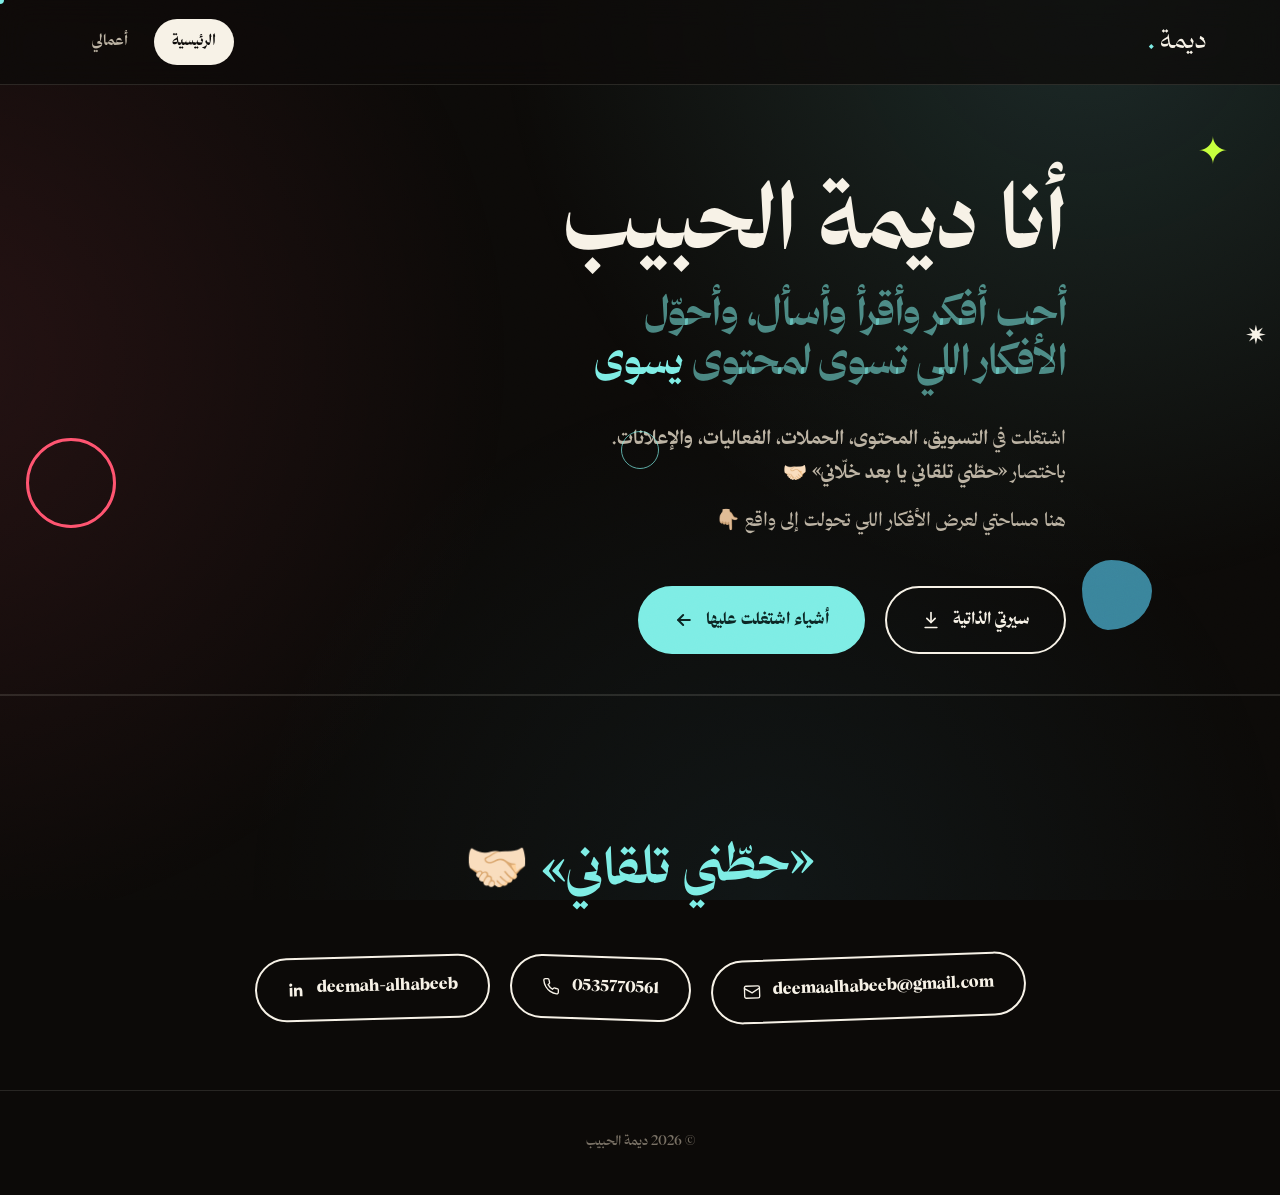
<file: index.html>
<!DOCTYPE html>
<html lang="ar" dir="rtl">
<head>
  <meta charset="UTF-8" />
  <meta name="viewport" content="width=device-width, initial-scale=1.0" />
  <title>ديمة الحبيب</title>
  <meta name="description" content="ديمة الحبيب — تسويق، محتوى، وأفكار تحولت إلى واقع." />
  <link rel="stylesheet" href="css/style.css" />
</head>
<body>

  <nav class="site-nav">
    <div class="container">
      <a href="index.html" class="brand">ديمة<span class="dot">.</span></a>
      <div class="nav-links">
        <a href="index.html" class="active">الرئيسية</a>
        <a href="projects.html">أعمالي</a>
      </div>
    </div>
  </nav>

  <header class="hero">
    <div class="shape-layer">
      <div class="shape-wrap" data-depth="18" style="top:14%; inset-inline-end:8%;">
        <div class="shape shape-blob" style="width:120px;height:120px;background:var(--gold);opacity:.85;"></div>
      </div>
      <div class="shape-wrap" data-depth="-14" style="top:58%; inset-inline-end:2%;">
        <div class="shape shape-ring" style="width:90px;height:90px;color:var(--pink);"></div>
      </div>
      <div class="shape-wrap" data-depth="24" style="top:6%; inset-inline-start:4%;">
        <div class="shape shape-star" style="font-family:'Thmanyah Serif Display',serif; font-size:2.4rem; color:var(--lime);">✦</div>
      </div>
      <div class="shape-wrap" data-depth="-10" style="top:78%; inset-inline-start:10%;">
        <div class="shape shape-blob" style="width:70px;height:70px;background:var(--sky);opacity:.6; animation-duration:7s;"></div>
      </div>
      <div class="shape-wrap" data-depth="20" style="top:38%; inset-inline-start:1%;">
        <div class="shape shape-star" style="font-family:'Thmanyah Serif Display',serif; font-size:1.6rem; color:var(--gold);">✷</div>
      </div>
    </div>

    <div class="container hero-inner">
      <h1 class="reveal">
        <span class="line-name">أنا ديمة الحبيب</span>
        <span class="line-2"><span class="line-2-dim">أحب أفكر وأقرأ وأسأل، وأحوّل الأفكار اللي تسوى لمحتوى</span> يسوى</span>
      </h1>

      <div class="hero-sub reveal">
        <p>اشتغلت في <strong>التسويق، المحتوى، الحملات، الفعاليات، والإعلانات</strong>.<br />باختصار <strong>«حطّني تلقاني يا بعد خلّاني»</strong> 🤝🏻</p>
        <p style="margin-top:14px;">هنا مساحتي لعرض الأفكار اللي تحولت إلى واقع 👇🏼</p>
      </div>

      <div class="hero-actions reveal">
        <a class="btn btn-secondary" href="https://drive.google.com/file/d/1Nu7sSL_mhHHBpoDTUtnCmArTJKSvqzUx/view?usp=sharing" target="_blank" rel="noopener">
          سيرتي الذاتية
          <svg viewBox="0 0 24 24" fill="none" stroke="currentColor" stroke-width="2" stroke-linecap="round" stroke-linejoin="round"><path d="M12 3v12"/><path d="M7 10l5 5 5-5"/><path d="M5 21h14"/></svg>
        </a>
        <a class="btn btn-primary" href="projects.html">
          أشياء اشتغلت عليها
          <svg viewBox="0 0 24 24" fill="none" stroke="currentColor" stroke-width="2.4" stroke-linecap="round" stroke-linejoin="round"><path d="M19 12H5"/><path d="M11 6l-6 6 6 6"/></svg>
        </a>
      </div>
    </div>
  </header>

  <section class="closing">
    <div class="container">
      <h2 class="reveal"><span class="accent-word">«حطّني تلقاني»</span> 🤝🏻</h2>
      <div class="contact-row reveal">
        <a class="contact-pill" href="mailto:deemaalhabeeb@gmail.com">
          <svg viewBox="0 0 24 24" fill="none" stroke="currentColor" stroke-width="1.8" stroke-linecap="round" stroke-linejoin="round"><rect x="2" y="4" width="20" height="16" rx="2"/><path d="m2 7 10 6 10-6"/></svg>
          deemaalhabeeb@gmail.com
        </a>
        <a class="contact-pill" href="tel:+966535770561">
          <svg viewBox="0 0 24 24" fill="none" stroke="currentColor" stroke-width="1.8" stroke-linecap="round" stroke-linejoin="round"><path d="M22 16.92v3a2 2 0 0 1-2.18 2 19.79 19.79 0 0 1-8.63-3.07 19.5 19.5 0 0 1-6-6 19.79 19.79 0 0 1-3.07-8.67A2 2 0 0 1 4.11 2h3a2 2 0 0 1 2 1.72c.127.96.361 1.903.7 2.81a2 2 0 0 1-.45 2.11L8.09 9.91a16 16 0 0 0 6 6l1.27-1.27a2 2 0 0 1 2.11-.45c.907.339 1.85.573 2.81.7A2 2 0 0 1 22 16.92z"/></svg>
          0535770561
        </a>
        <a class="contact-pill" href="https://www.linkedin.com/in/deemah-alhabeeb" target="_blank" rel="noopener">
          <svg viewBox="0 0 24 24" fill="currentColor" stroke="none"><path d="M20.45 20.45h-3.56v-5.57c0-1.33-.02-3.04-1.85-3.04-1.86 0-2.14 1.45-2.14 2.95v5.66H9.34V9h3.41v1.56h.05c.48-.9 1.64-1.85 3.37-1.85 3.6 0 4.27 2.37 4.27 5.45v6.29zM5.34 7.43a2.07 2.07 0 1 1 0-4.13 2.07 2.07 0 0 1 0 4.13zM7.12 20.45H3.56V9h3.56v11.45z"/></svg>
          deemah-alhabeeb
        </a>
      </div>
    </div>
  </section>

  <footer class="site-footer">
    <div class="container">© 2026 ديمة الحبيب</div>
  </footer>

  <script src="js/main.js"></script>
</body>
</html>
</file>
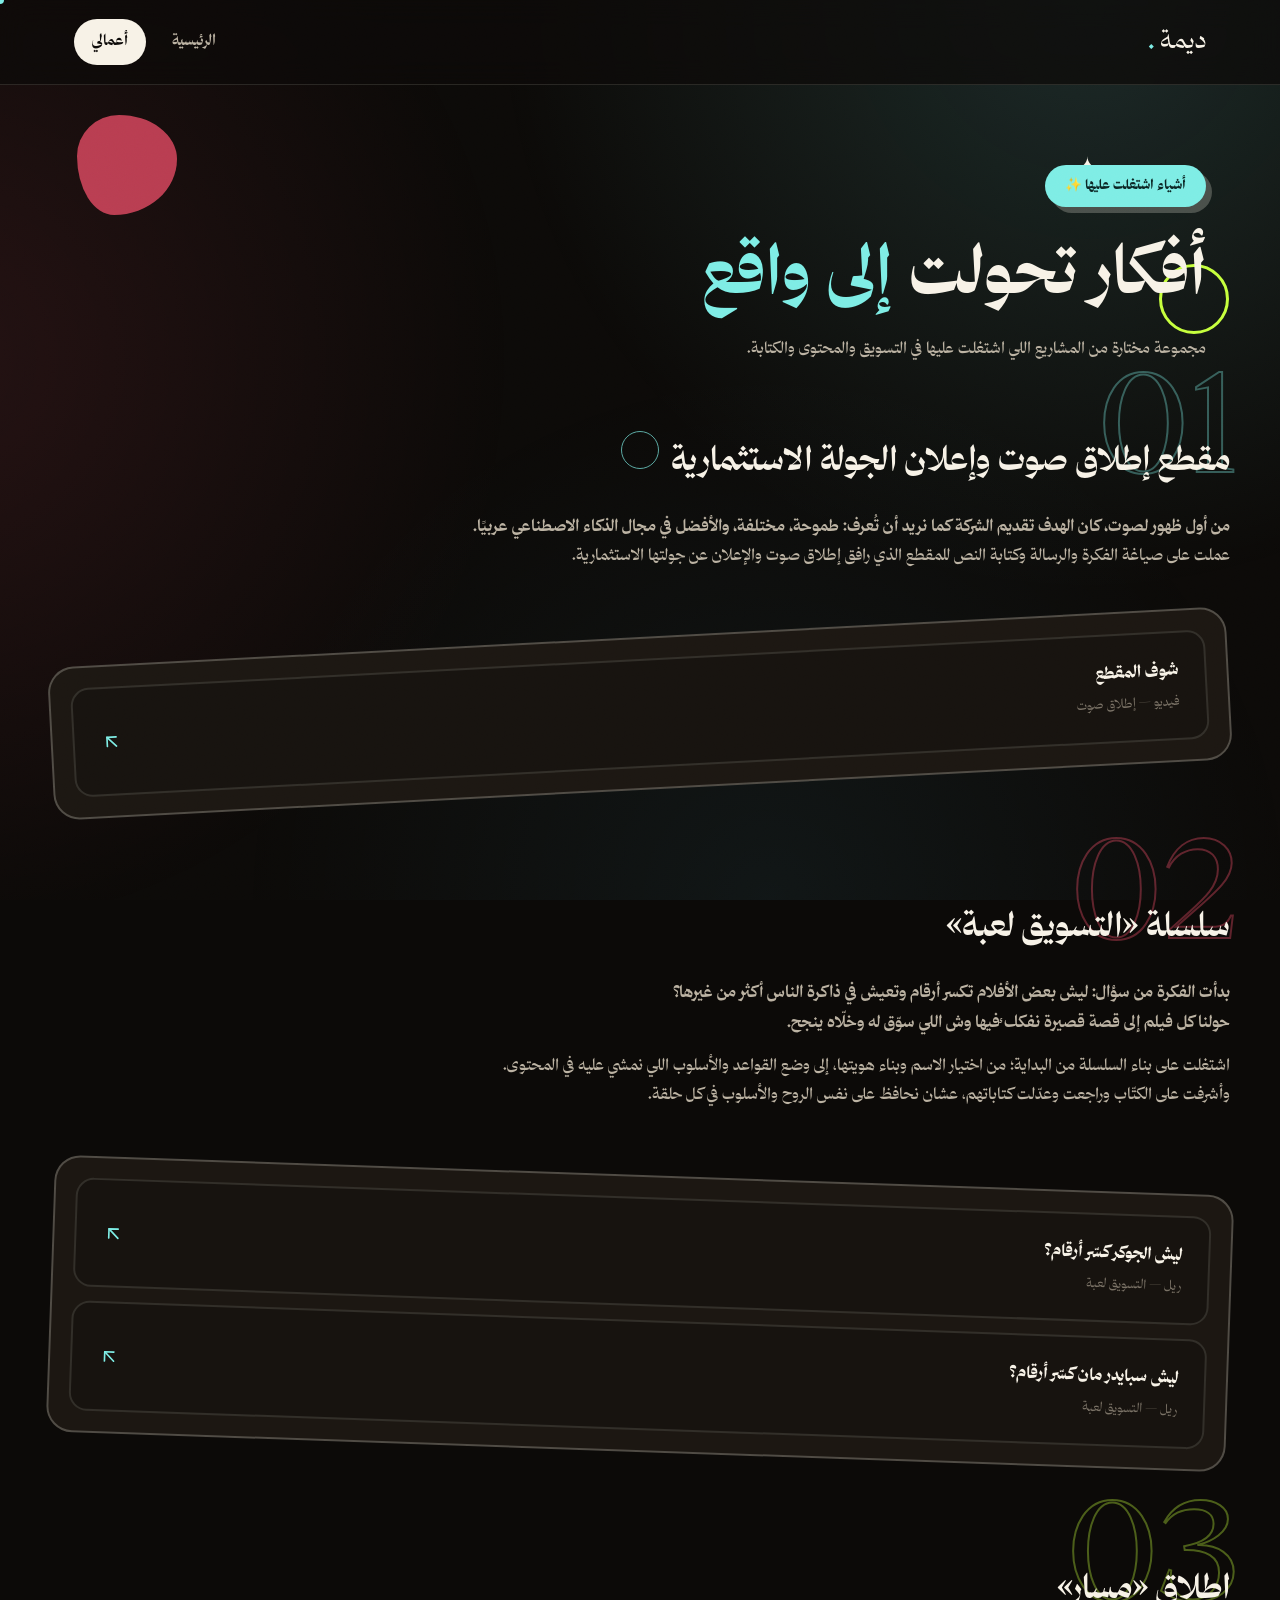
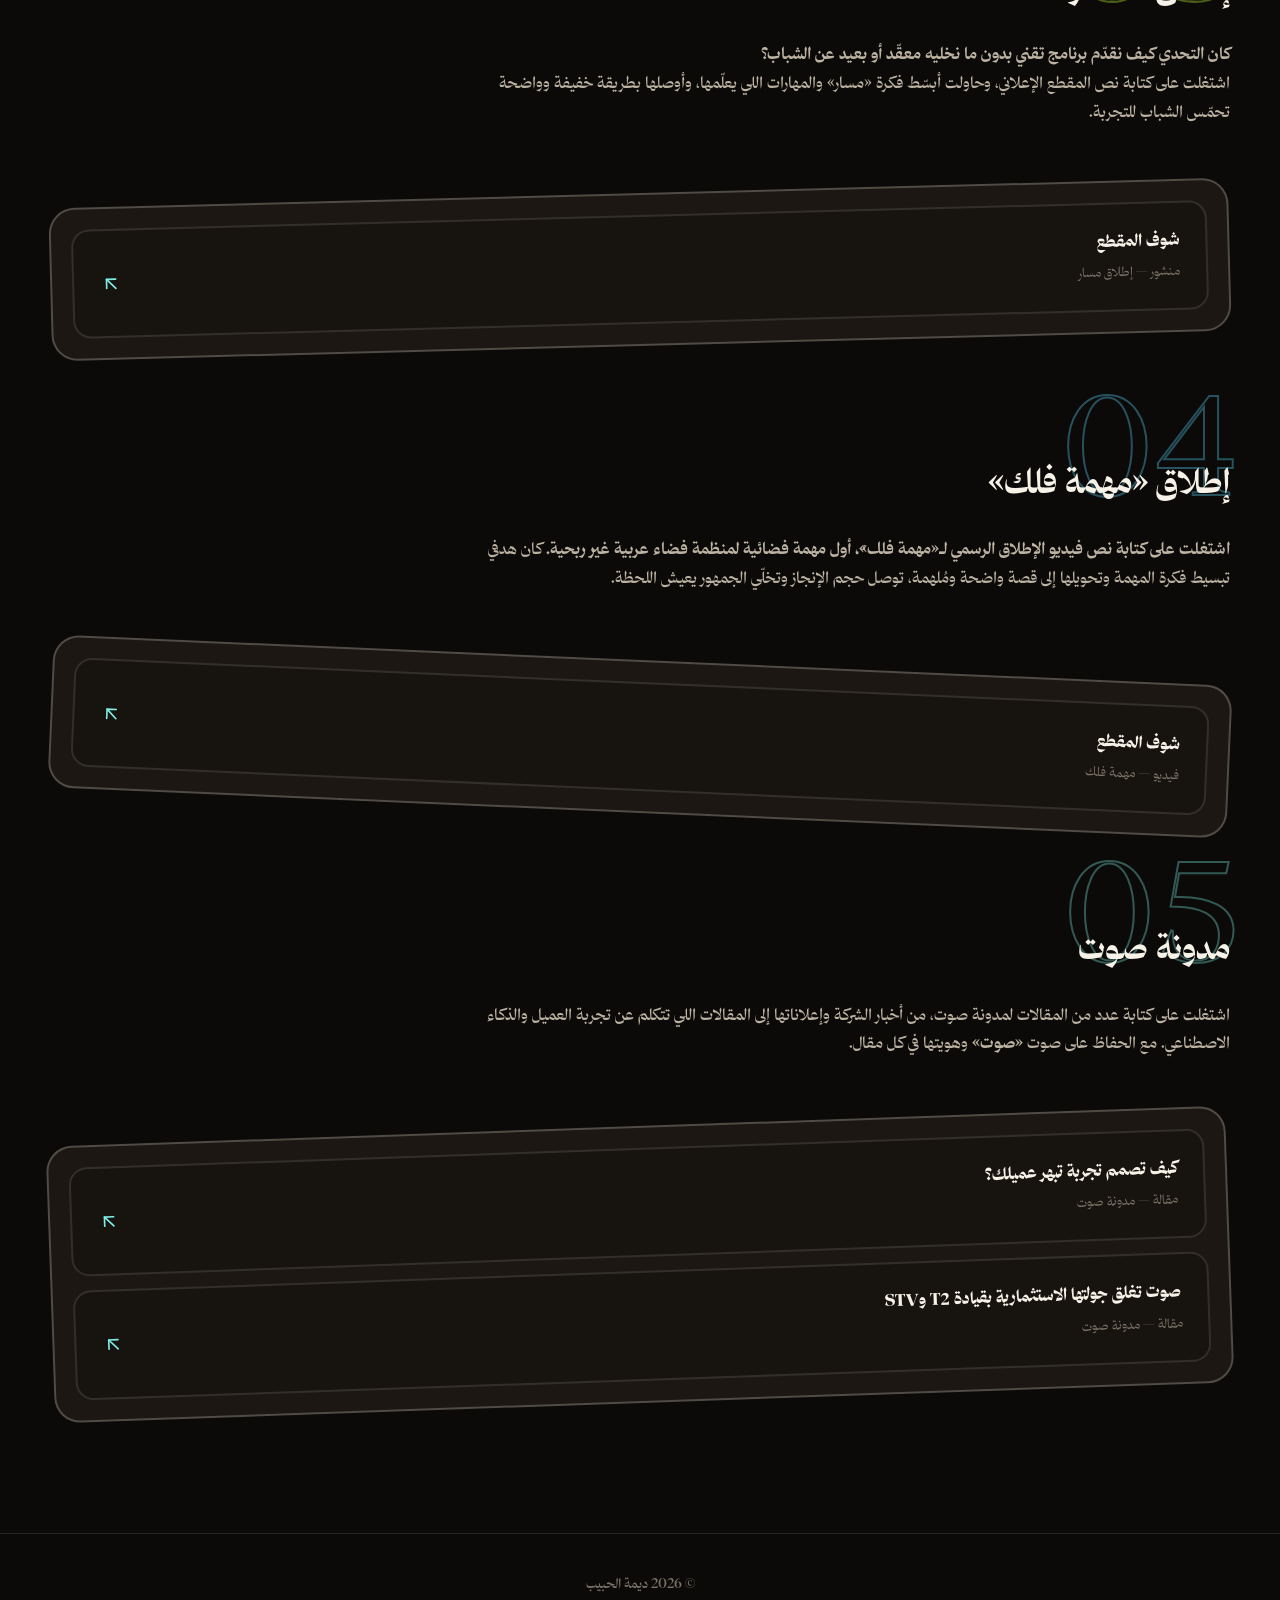
<file: projects.html>
<!DOCTYPE html>
<html lang="ar" dir="rtl">
<head>
  <meta charset="UTF-8" />
  <meta name="viewport" content="width=device-width, initial-scale=1.0" />
  <title>أعمالي — ديمة الحبيب</title>
  <meta name="description" content="أشياء اشتغلت عليها — أعمال ومشاريع ديمة الحبيب في التسويق والمحتوى." />
  <link rel="stylesheet" href="css/style.css" />
</head>
<body>

  <nav class="site-nav">
    <div class="container">
      <a href="index.html" class="brand">ديمة<span class="dot">.</span></a>
      <div class="nav-links">
        <a href="index.html">الرئيسية</a>
        <a href="projects.html" class="active">أعمالي</a>
      </div>
    </div>
  </nav>

  <header class="page-header">
    <div class="shape-layer">
      <div class="shape-wrap" data-depth="16" style="top:10%; inset-inline-end:6%;">
        <div class="shape shape-blob" style="width:100px;height:100px;background:var(--pink);opacity:.7;"></div>
      </div>
      <div class="shape-wrap" data-depth="-12" style="top:60%; inset-inline-start:4%;">
        <div class="shape shape-ring" style="width:70px;height:70px;color:var(--lime);"></div>
      </div>
      <div class="shape-wrap" data-depth="20" style="top:20%; inset-inline-start:14%;">
        <div class="shape shape-star" style="font-family:'Thmanyah Serif Display',serif; font-size:2rem; color:var(--gold);">✦</div>
      </div>
    </div>
    <div class="container">
      <div class="eyebrow reveal">أشياء اشتغلت عليها ✨</div>
      <h1 class="reveal">أفكار تحولت <span class="accent-word">إلى واقع</span></h1>
      <p class="reveal">مجموعة مختارة من المشاريع اللي اشتغلت عليها في التسويق والمحتوى والكتابة.</p>
    </div>
  </header>

  <main class="projects-list container">

    <!-- 1: صوت launch -->
    <article class="project-card reveal">
      <span class="project-index">01</span>
      <div class="project-body">
        <h2 class="project-title">مقطع إطلاق صوت وإعلان الجولة الاستثمارية</h2>
        <p class="project-desc"><strong>من أول ظهور لصوت، كان الهدف تقديم الشركة كما نريد أن تُعرف: طموحة، مختلفة، والأفضل في مجال الذكاء الاصطناعي عربيًا.</strong> عملت على صياغة الفكرة والرسالة وكتابة النص للمقطع الذي رافق إطلاق صوت والإعلان عن جولتها الاستثمارية.</p>
      </div>
      <div class="embed-frame">
        <div class="link-cards">
          <a class="link-card" href="https://youtu.be/bXi3YapOhQ0" target="_blank" rel="noopener">
            <div>
              <div class="link-title">شوف المقطع</div>
              <div class="link-label">فيديو — إطلاق صوت</div>
            </div>
            <svg class="link-icon" viewBox="0 0 24 24" fill="none" stroke="currentColor" stroke-width="1.8" stroke-linecap="round" stroke-linejoin="round"><path d="M7 17 17 7"/><path d="M7 7h10v10"/></svg>
          </a>
        </div>
      </div>
    </article>

    <!-- 2: التسويق لعبة -->
    <article class="project-card reveal">
      <span class="project-index">02</span>
      <div class="project-body">
        <h2 class="project-title">سلسلة «التسويق لعبة»</h2>
        <p class="project-desc"><strong>بدأت الفكرة من سؤال: ليش بعض الأفلام تكسر أرقام وتعيش في ذاكرة الناس أكثر من غيرها؟<br />حولنا كل فيلم إلى قصة قصيرة نفكك فيها وش اللي سوّق له وخلّاه ينجح.</strong></p>
        <p class="project-desc">اشتغلت على بناء السلسلة من البداية؛ من اختيار الاسم وبناء هويتها، إلى وضع القواعد والأسلوب اللي نمشي عليه في المحتوى. وأشرفت على الكتّاب وراجعت وعدّلت كتاباتهم، عشان نحافظ على نفس الروح والأسلوب في كل حلقة.</p>
      </div>
      <div class="embed-frame">
        <div class="link-cards">
          <a class="link-card" href="https://www.instagram.com/makhrajsa/reel/DW60jWRjCCx/" target="_blank" rel="noopener">
            <div>
              <div class="link-title">ليش الجوكر كسّر أرقام؟</div>
              <div class="link-label">ريل — التسويق لعبة</div>
            </div>
            <svg class="link-icon" viewBox="0 0 24 24" fill="none" stroke="currentColor" stroke-width="1.8" stroke-linecap="round" stroke-linejoin="round"><path d="M7 17 17 7"/><path d="M7 7h10v10"/></svg>
          </a>
          <a class="link-card" href="https://www.instagram.com/reel/DYsIWjMstiy/" target="_blank" rel="noopener">
            <div>
              <div class="link-title">ليش سبايدر مان كسّر أرقام؟</div>
              <div class="link-label">ريل — التسويق لعبة</div>
            </div>
            <svg class="link-icon" viewBox="0 0 24 24" fill="none" stroke="currentColor" stroke-width="1.8" stroke-linecap="round" stroke-linejoin="round"><path d="M7 17 17 7"/><path d="M7 7h10v10"/></svg>
          </a>
        </div>
      </div>
    </article>

    <!-- 3: مسار -->
    <article class="project-card reveal">
      <span class="project-index">03</span>
      <div class="project-body">
        <h2 class="project-title">إطلاق «مسار»</h2>
        <p class="project-desc"><strong>كان التحدي كيف نقدّم برنامج تقني بدون ما نخليه معقّد أو بعيد عن الشباب؟</strong><br />اشتغلت على كتابة نص المقطع الإعلاني، وحاولت أبسّط فكرة «مسار» والمهارات اللي يعلّمها، وأوصلها بطريقة خفيفة وواضحة تحمّس الشباب للتجربة.</p>
      </div>
      <div class="embed-frame">
        <div class="link-cards">
          <a class="link-card" href="https://x.com/devWithSANI/status/1844779348592648451" target="_blank" rel="noopener">
            <div>
              <div class="link-title">شوف المقطع</div>
              <div class="link-label">منشور — إطلاق مسار</div>
            </div>
            <svg class="link-icon" viewBox="0 0 24 24" fill="none" stroke="currentColor" stroke-width="1.8" stroke-linecap="round" stroke-linejoin="round"><path d="M7 17 17 7"/><path d="M7 7h10v10"/></svg>
          </a>
        </div>
      </div>
    </article>

    <!-- 4: مهمة فلك -->
    <article class="project-card reveal">
      <span class="project-index">04</span>
      <div class="project-body">
        <h2 class="project-title">إطلاق «مهمة فلك»</h2>
        <p class="project-desc"><strong>اشتغلت على كتابة نص فيديو الإطلاق الرسمي لـ«مهمة فلك»، أول مهمة فضائية لمنظمة فضاء عربية غير ربحية.</strong> كان هدفي تبسيط فكرة المهمة وتحويلها إلى قصة واضحة ومُلهمة، توصل حجم الإنجاز وتخلّي الجمهور يعيش اللحظة.</p>
      </div>
      <div class="embed-frame">
        <div class="link-cards">
          <a class="link-card" href="https://drive.google.com/file/d/1r0atZQde7FcO2r1dvAT44qNSZ7rBFGru/view" target="_blank" rel="noopener">
            <div>
              <div class="link-title">شوف المقطع</div>
              <div class="link-label">فيديو — مهمة فلك</div>
            </div>
            <svg class="link-icon" viewBox="0 0 24 24" fill="none" stroke="currentColor" stroke-width="1.8" stroke-linecap="round" stroke-linejoin="round"><path d="M7 17 17 7"/><path d="M7 7h10v10"/></svg>
          </a>
        </div>
      </div>
    </article>

    <!-- 5: مدونة صوت -->
    <article class="project-card reveal">
      <span class="project-index">05</span>
      <div class="project-body">
        <h2 class="project-title">مدونة صوت</h2>
        <p class="project-desc">اشتغلت على كتابة عدد من المقالات لمدونة صوت، من أخبار الشركة وإعلاناتها إلى المقالات اللي تتكلم عن تجربة العميل والذكاء الاصطناعي. مع الحفاظ على صوت <strong>«صوت»</strong> وهويتها في كل مقال.</p>
      </div>
      <div class="embed-frame">
        <div class="link-cards">
          <a class="link-card" href="https://www.sawt.sa/blogs/how-do-you-design-a-customer-experience-that-truly-wows-your-audience" target="_blank" rel="noopener">
            <div>
              <div class="link-title">كيف تصمم تجربة تبهر عميلك؟</div>
              <div class="link-label">مقالة — مدونة صوت</div>
            </div>
            <svg class="link-icon" viewBox="0 0 24 24" fill="none" stroke="currentColor" stroke-width="1.8" stroke-linecap="round" stroke-linejoin="round"><path d="M7 17 17 7"/><path d="M7 7h10v10"/></svg>
          </a>
          <a class="link-card" href="https://www.sawt.sa/blogs/sawt-closes-investment-round-led-by-t2-and-stv-to-redefine-the-future-of-customer-service-in-the-region" target="_blank" rel="noopener">
            <div>
              <div class="link-title">صوت تغلق جولتها الاستثمارية بقيادة T2 وSTV</div>
              <div class="link-label">مقالة — مدونة صوت</div>
            </div>
            <svg class="link-icon" viewBox="0 0 24 24" fill="none" stroke="currentColor" stroke-width="1.8" stroke-linecap="round" stroke-linejoin="round"><path d="M7 17 17 7"/><path d="M7 7h10v10"/></svg>
          </a>
        </div>
      </div>
    </article>

  </main>

  <footer class="site-footer">
    <div class="container">© 2026 ديمة الحبيب</div>
  </footer>

  <script src="js/main.js"></script>
</body>
</html>
</file>
<file: css/style.css>
/* ===== Fonts ===== */
@font-face {
  font-family: "Thmanyah Serif Display";
  src: url("../fonts/ThmanyahSerifDisplay-Regular.otf") format("opentype");
  font-weight: 400;
  font-style: normal;
  font-display: swap;
}
@font-face {
  font-family: "Thmanyah Serif Display";
  src: url("../fonts/ThmanyahSerifDisplay-Medium.otf") format("opentype");
  font-weight: 500;
  font-style: normal;
  font-display: swap;
}
@font-face {
  font-family: "Thmanyah Serif Display";
  src: url("../fonts/ThmanyahSerifDisplay-Bold.otf") format("opentype");
  font-weight: 700;
  font-style: normal;
  font-display: swap;
}
@font-face {
  font-family: "Thmanyah Serif Display";
  src: url("../fonts/ThmanyahSerifDisplay-Black.otf") format("opentype");
  font-weight: 900;
  font-style: normal;
  font-display: swap;
}
@font-face {
  font-family: "Thmanyah Serif Text";
  src: url("../fonts/ThmanyahSerifText-Bold.otf") format("opentype");
  font-weight: 700;
  font-style: normal;
  font-display: swap;
}
@font-face {
  font-family: "Thmanyah Serif Text";
  src: url("../fonts/ThmanyahSerifText-Black.otf") format("opentype");
  font-weight: 900;
  font-style: normal;
  font-display: swap;
}

/* ===== Reset ===== */
* {
  margin: 0;
  padding: 0;
  box-sizing: border-box;
}

:root {
  --bg: #0c0a08;
  --bg-alt: #17130f;
  --bg-card: #1c1712;
  --line: rgba(247, 242, 231, 0.12);
  --line-strong: rgba(247, 242, 231, 0.24);
  --fg: #f7f2e7;
  --fg-dim: #bcb3a3;
  --fg-faint: #7a7266;
  --accent: #7eede5;
  --accent-ink: #0b2624;
  --pink: #ff5470;
  --lime: #c6ff3d;
  --sky: #5ad8ff;
  --radius: 26px;
  --max-w: 1180px;
  --tilt-1: -3deg;
  --tilt-2: 2deg;
  --tilt-3: -1.5deg;
  --tilt-4: 2.5deg;
  --tilt-5: -2deg;
}

html {
  scroll-behavior: smooth;
}

body {
  background: var(--bg);
  color: var(--fg);
  font-family: "Thmanyah Serif Display", serif;
  font-weight: 400;
  line-height: 1.75;
  overflow-x: hidden;
  cursor: none;
  -webkit-font-smoothing: antialiased;
}

strong, b {
  font-family: "Thmanyah Serif Text", "Thmanyah Serif Display", serif;
  font-weight: 700;
}

@media (hover: none), (pointer: coarse) {
  body { cursor: auto; }
}

.display {
  font-family: "Thmanyah Serif Display", serif;
}

/* grain texture */
body::after {
  content: "";
  position: fixed;
  inset: 0;
  z-index: 998;
  pointer-events: none;
  opacity: 0.05;
  mix-blend-mode: overlay;
  background-image: url("data:image/svg+xml;utf8,<svg xmlns='http://www.w3.org/2000/svg' width='120' height='120'><filter id='n'><feTurbulence type='fractalNoise' baseFrequency='0.9' numOctaves='2' stitchTiles='stitch'/></filter><rect width='100%25' height='100%25' filter='url(%23n)'/></svg>");
}

body::before {
  content: "";
  position: fixed;
  inset: 0;
  z-index: -1;
  background:
    radial-gradient(circle at 85% 0%, rgba(126, 237, 229, 0.14), transparent 42%),
    radial-gradient(circle at -5% 40%, rgba(255, 84, 112, 0.10), transparent 40%),
    radial-gradient(circle at 60% 100%, rgba(90, 216, 255, 0.06), transparent 45%);
  pointer-events: none;
}

a {
  color: inherit;
  text-decoration: none;
}

ul { list-style: none; }
img, video, iframe { max-width: 100%; display: block; }

.container {
  max-width: var(--max-w);
  margin: 0 auto;
  padding: 0 24px;
  position: relative;
}

/* ===== Custom cursor ===== */
.cursor-dot, .cursor-ring {
  position: fixed;
  top: 0;
  left: 0;
  pointer-events: none;
  z-index: 999;
  border-radius: 50%;
  transform: translate(-50%, -50%);
  will-change: transform;
}
.cursor-dot {
  width: 8px;
  height: 8px;
  background: var(--accent);
}
.cursor-ring {
  width: 38px;
  height: 38px;
  border: 1.5px solid var(--accent);
  transition: width 0.25s ease, height 0.25s ease, border-color 0.25s ease, opacity 0.25s ease;
  opacity: 0.7;
}
.cursor-ring.is-hover {
  width: 64px;
  height: 64px;
  border-color: var(--pink);
  opacity: 1;
}
@media (hover: none), (pointer: coarse) {
  .cursor-dot, .cursor-ring { display: none; }
}

/* ===== Floating shapes ===== */
.shape-layer {
  position: absolute;
  inset: 0;
  overflow: hidden;
  pointer-events: none;
  z-index: 0;
}
.shape-wrap {
  position: absolute;
  will-change: transform;
}
.shape {
  will-change: transform;
}
.shape-blob {
  border-radius: 42% 58% 63% 37% / 41% 44% 56% 59%;
  animation: float-blob 9s ease-in-out infinite;
}
.shape-ring {
  border-radius: 50%;
  border: 3px solid currentColor;
  animation: float-spin 16s linear infinite;
}
.shape-star {
  animation: float-wiggle 6s ease-in-out infinite;
}
@keyframes float-blob {
  0%, 100% { transform: translate(0, 0) rotate(0deg) scale(1); }
  33% { transform: translate(12px, -18px) rotate(8deg) scale(1.05); }
  66% { transform: translate(-14px, 10px) rotate(-6deg) scale(0.97); }
}
@keyframes float-spin {
  from { transform: rotate(0deg); }
  to { transform: rotate(360deg); }
}
@keyframes float-wiggle {
  0%, 100% { transform: rotate(0deg) translateY(0); }
  50% { transform: rotate(14deg) translateY(-10px); }
}

/* ===== Nav ===== */
.site-nav {
  position: sticky;
  top: 0;
  z-index: 50;
  backdrop-filter: blur(14px);
  background: rgba(12, 10, 8, 0.75);
  border-bottom: 1px solid var(--line);
}
.site-nav .container {
  display: flex;
  align-items: center;
  justify-content: space-between;
  height: 84px;
}
.brand {
  font-family: "Thmanyah Serif Display", serif;
  font-size: 1.6rem;
  display: inline-flex;
  align-items: center;
  gap: 4px;
  transition: transform 0.35s cubic-bezier(0.34, 1.56, 0.64, 1);
}
.brand:hover { transform: rotate(-6deg) scale(1.08); }
.brand .dot {
  color: var(--accent);
  font-size: 1.9rem;
  line-height: 0;
}
.nav-links {
  display: flex;
  align-items: center;
  gap: 8px;
  font-size: 0.95rem;
}
.nav-links a {
  position: relative;
  padding: 10px 18px;
  border-radius: 999px;
  color: var(--fg-dim);
  font-weight: 700;
  transition: color 0.25s ease, background 0.25s ease, transform 0.25s ease;
  display: inline-block;
}
.nav-links a:hover {
  color: var(--bg);
  background: var(--accent);
  transform: rotate(-2deg);
}
.nav-links a.active {
  color: var(--bg);
  background: var(--fg);
}

/* ===== Hero ===== */
.hero {
  position: relative;
  padding: 90px 0 40px;
  isolation: isolate;
}
.hero-inner {
  max-width: 900px;
}
.eyebrow {
  display: inline-flex;
  align-items: center;
  gap: 10px;
  font-size: 0.85rem;
  color: var(--accent-ink);
  background: var(--accent);
  padding: 9px 20px;
  border-radius: 999px;
  margin-bottom: 32px;
  font-weight: 900;
  transform: rotate(-3deg);
  box-shadow: 6px 6px 0 var(--line-strong);
}

.hero h1 {
  font-family: "Thmanyah Serif Display", serif;
  font-size: clamp(2.4rem, 7.2vw, 5.6rem);
  line-height: 1.18;
  letter-spacing: -0.01em;
  text-wrap: balance;
  position: relative;
  z-index: 1;
}
.hero h1 .line-name {
  display: block;
  color: var(--fg);
}
.hero h1 .line-2 {
  display: block;
  color: var(--accent);
  font-size: clamp(1.5rem, 4vw, 2.6rem);
  margin-top: 10px;
}
.hero h1 .line-2 .line-2-dim {
  color: rgba(126, 237, 229, 0.55);
}

.hero-sub {
  margin-top: 34px;
  font-size: clamp(1.02rem, 1.6vw, 1.2rem);
  color: var(--fg-dim);
  max-width: 700px;
  font-weight: 500;
  position: relative;
  z-index: 1;
}

.hero-actions {
  margin-top: 46px;
  display: flex;
  flex-wrap: wrap;
  gap: 20px;
  position: relative;
  z-index: 1;
}

.btn {
  display: inline-flex;
  align-items: center;
  gap: 12px;
  padding: 18px 34px;
  border-radius: 999px;
  font-size: 1.02rem;
  font-weight: 900;
  transition: transform 0.3s cubic-bezier(0.34, 1.56, 0.64, 1), box-shadow 0.3s ease, background 0.3s ease, color 0.3s ease;
  border: 2.5px solid var(--fg);
  cursor: pointer;
}
.btn-primary {
  background: var(--accent);
  color: var(--accent-ink);
  border-color: var(--accent);
}
.btn-secondary {
  background: transparent;
  color: var(--fg);
}
.btn:hover {
  transform: translateY(-4px) rotate(-2deg);
  box-shadow: 7px 9px 0 var(--pink);
}
.btn-primary:hover { box-shadow: 7px 9px 0 var(--fg); }
.btn svg {
  width: 20px;
  height: 20px;
  flex-shrink: 0;
  transition: transform 0.3s ease;
}
.btn:hover svg { transform: translateX(-4px) rotate(-8deg); }

/* ===== Skills sticker cloud ===== */
/* ===== Closing ===== */
.closing {
  padding: 130px 0 70px;
  border-top: 2px solid var(--line);
  text-align: center;
  position: relative;
  overflow: hidden;
}
.closing h2 {
  font-family: "Thmanyah Serif Display", serif;
  font-size: clamp(1.9rem, 5vw, 3.2rem);
  margin-bottom: 40px;
  position: relative;
  z-index: 1;
}
.closing h2 .accent-word {
  color: var(--accent);
  display: inline-block;
  transform: rotate(-2deg);
}

.contact-row {
  display: flex;
  flex-wrap: wrap;
  justify-content: center;
  gap: 20px;
  position: relative;
  z-index: 1;
}
.contact-pill {
  display: inline-flex;
  align-items: center;
  gap: 12px;
  padding: 16px 30px;
  border: 2.5px solid var(--fg);
  border-radius: 999px;
  font-size: 1rem;
  font-weight: 900;
  transition: transform 0.3s cubic-bezier(0.34, 1.56, 0.64, 1), background 0.3s ease, color 0.3s ease, box-shadow 0.3s ease;
  direction: ltr;
}
.contact-pill:nth-child(1) { transform: rotate(-2deg); }
.contact-pill:nth-child(2) { transform: rotate(2deg); }
.contact-pill:nth-child(3) { transform: rotate(-1.5deg); }
.contact-pill:hover {
  background: var(--fg);
  color: var(--bg);
  transform: rotate(0deg) translateY(-4px) scale(1.04);
  box-shadow: 6px 8px 0 var(--pink);
}
.contact-pill svg { width: 18px; height: 18px; }

footer.site-footer {
  padding: 40px 0;
  text-align: center;
  color: var(--fg-faint);
  font-size: 0.85rem;
  font-weight: 500;
  border-top: 1px solid var(--line);
}

/* ===== Reveal animation ===== */
.reveal {
  opacity: 0;
  transform: translateY(40px) rotate(-1.5deg) scale(0.96);
  transition: opacity 0.75s cubic-bezier(0.16, 1, 0.3, 1), transform 0.75s cubic-bezier(0.16, 1, 0.3, 1);
}
.reveal.in-view {
  opacity: 1;
  transform: translateY(0) rotate(0deg) scale(1);
}

/* ===== Projects page ===== */
.page-header {
  padding: 80px 0 20px;
  position: relative;
}
.page-header h1 {
  font-family: "Thmanyah Serif Display", serif;
  font-size: clamp(2.2rem, 6vw, 4.2rem);
  line-height: 1.15;
  position: relative;
  z-index: 1;
}
.page-header h1 .accent-word { color: var(--accent); }
.page-header p {
  margin-top: 20px;
  color: var(--fg-dim);
  max-width: 640px;
  font-weight: 500;
  position: relative;
  z-index: 1;
}

.projects-list {
  padding: 50px 0 130px;
  display: flex;
  flex-direction: column;
  gap: 110px;
}

.project-card {
  position: relative;
  display: grid;
  grid-template-columns: 1fr;
  gap: 30px;
}

.project-index {
  position: absolute;
  top: -64px;
  inset-inline-start: -10px;
  font-family: "Thmanyah Serif Display", serif;
  font-size: clamp(4.5rem, 11vw, 9rem);
  line-height: 1;
  color: transparent;
  -webkit-text-stroke: 2px var(--line-strong);
  z-index: 0;
  pointer-events: none;
  user-select: none;
}
.project-card:nth-child(5n+1) .project-index { -webkit-text-stroke-color: rgba(126, 237, 229, 0.35); }
.project-card:nth-child(5n+2) .project-index { -webkit-text-stroke-color: rgba(255,84,112,0.35); }
.project-card:nth-child(5n+3) .project-index { -webkit-text-stroke-color: rgba(198,255,61,0.35); }
.project-card:nth-child(5n+4) .project-index { -webkit-text-stroke-color: rgba(90,216,255,0.35); }
.project-card:nth-child(5n+5) .project-index { -webkit-text-stroke-color: rgba(126, 237, 229, 0.35); }

.project-body { position: relative; z-index: 1; }

.project-title {
  font-family: "Thmanyah Serif Display", serif;
  font-size: clamp(1.5rem, 3vw, 2.1rem);
  margin-bottom: 20px;
}

.project-desc {
  color: var(--fg-dim);
  font-size: 1.02rem;
  max-width: 760px;
  font-weight: 500;
  margin-bottom: 36px;
}
.project-desc + .project-desc { margin-top: -22px; }

.embed-frame {
  background: var(--bg-card);
  border: 2.5px solid var(--line-strong);
  border-radius: var(--radius);
  padding: 20px;
  position: relative;
  z-index: 1;
  transition: transform 0.4s cubic-bezier(0.34, 1.56, 0.64, 1), box-shadow 0.4s ease, border-color 0.4s ease;
}
.project-card:nth-child(5n+1) .embed-frame { transform: rotate(var(--tilt-1)); }
.project-card:nth-child(5n+2) .embed-frame { transform: rotate(var(--tilt-2)); }
.project-card:nth-child(5n+3) .embed-frame { transform: rotate(var(--tilt-3)); }
.project-card:nth-child(5n+4) .embed-frame { transform: rotate(var(--tilt-4)); }
.project-card:nth-child(5n+5) .embed-frame { transform: rotate(var(--tilt-5)); }
.embed-frame:hover {
  transform: rotate(0deg) scale(1.015);
  border-color: var(--accent);
  box-shadow: 10px 14px 0 var(--line-strong);
}

.link-cards {
  display: flex;
  flex-direction: column;
  gap: 14px;
}

.link-card {
  display: flex;
  align-items: center;
  justify-content: space-between;
  gap: 16px;
  padding: 24px 26px;
  border-radius: 18px;
  background: var(--bg-alt);
  border: 2px solid var(--line);
  transition: border-color 0.25s ease, background 0.25s ease, transform 0.25s cubic-bezier(0.34, 1.56, 0.64, 1);
}
.link-card:hover {
  border-color: var(--accent);
  background: rgba(126, 237, 229, 0.08);
  transform: translateX(-6px) scale(1.01);
}
.link-card .link-title {
  font-weight: 900;
  color: var(--fg);
  font-size: 1.05rem;
}
.link-card .link-label {
  font-size: 0.82rem;
  color: var(--fg-faint);
  margin-top: 5px;
}
.link-card .link-icon {
  width: 22px;
  height: 22px;
  color: var(--accent);
  flex-shrink: 0;
  transform: scaleX(-1);
  transition: transform 0.3s ease;
}
.link-card:hover .link-icon { transform: scaleX(-1) translateX(-4px) rotate(-10deg); }

.video-embed {
  position: relative;
  width: 100%;
  padding-top: 56.25%;
  border-radius: 14px;
  overflow: hidden;
  background: #000;
}
.video-embed iframe { position: absolute; inset: 0; width: 100%; height: 100%; border: 0; }

.drive-embed {
  position: relative;
  width: 100%;
  padding-top: 75%;
  border-radius: 14px;
  overflow: hidden;
  background: #000;
}
.drive-embed iframe { position: absolute; inset: 0; width: 100%; height: 100%; border: 0; }

.social-embeds {
  display: grid;
  grid-template-columns: 1fr 1fr;
  gap: 20px;
}
.social-embed-item {
  background: var(--bg-alt);
  border-radius: 14px;
  overflow: hidden;
  display: flex;
  justify-content: center;
  padding: 10px;
}
.tweet-embed-wrap { display: flex; justify-content: center; min-height: 60px; }
.social-embed-item blockquote a,
.tweet-embed-wrap blockquote a {
  color: var(--accent);
  font-size: 0.9rem;
  text-decoration: underline;
}

/* ===== Responsive ===== */
@media (max-width: 720px) {
  .social-embeds { grid-template-columns: 1fr; }
  .btn { width: 100%; justify-content: center; }
  .hero-actions { flex-direction: column; }
  .contact-row { flex-direction: column; align-items: center; }
  .project-index { top: -40px; font-size: clamp(3.2rem, 18vw, 5rem); }
  .projects-list { gap: 90px; }
}

@media (prefers-reduced-motion: reduce) {
  .reveal { opacity: 1; transform: none; transition: none; }
  .shape { animation: none !important; }
  html { scroll-behavior: auto; }
  .cursor-dot, .cursor-ring { display: none; }
  body { cursor: auto; }
}
</file>
